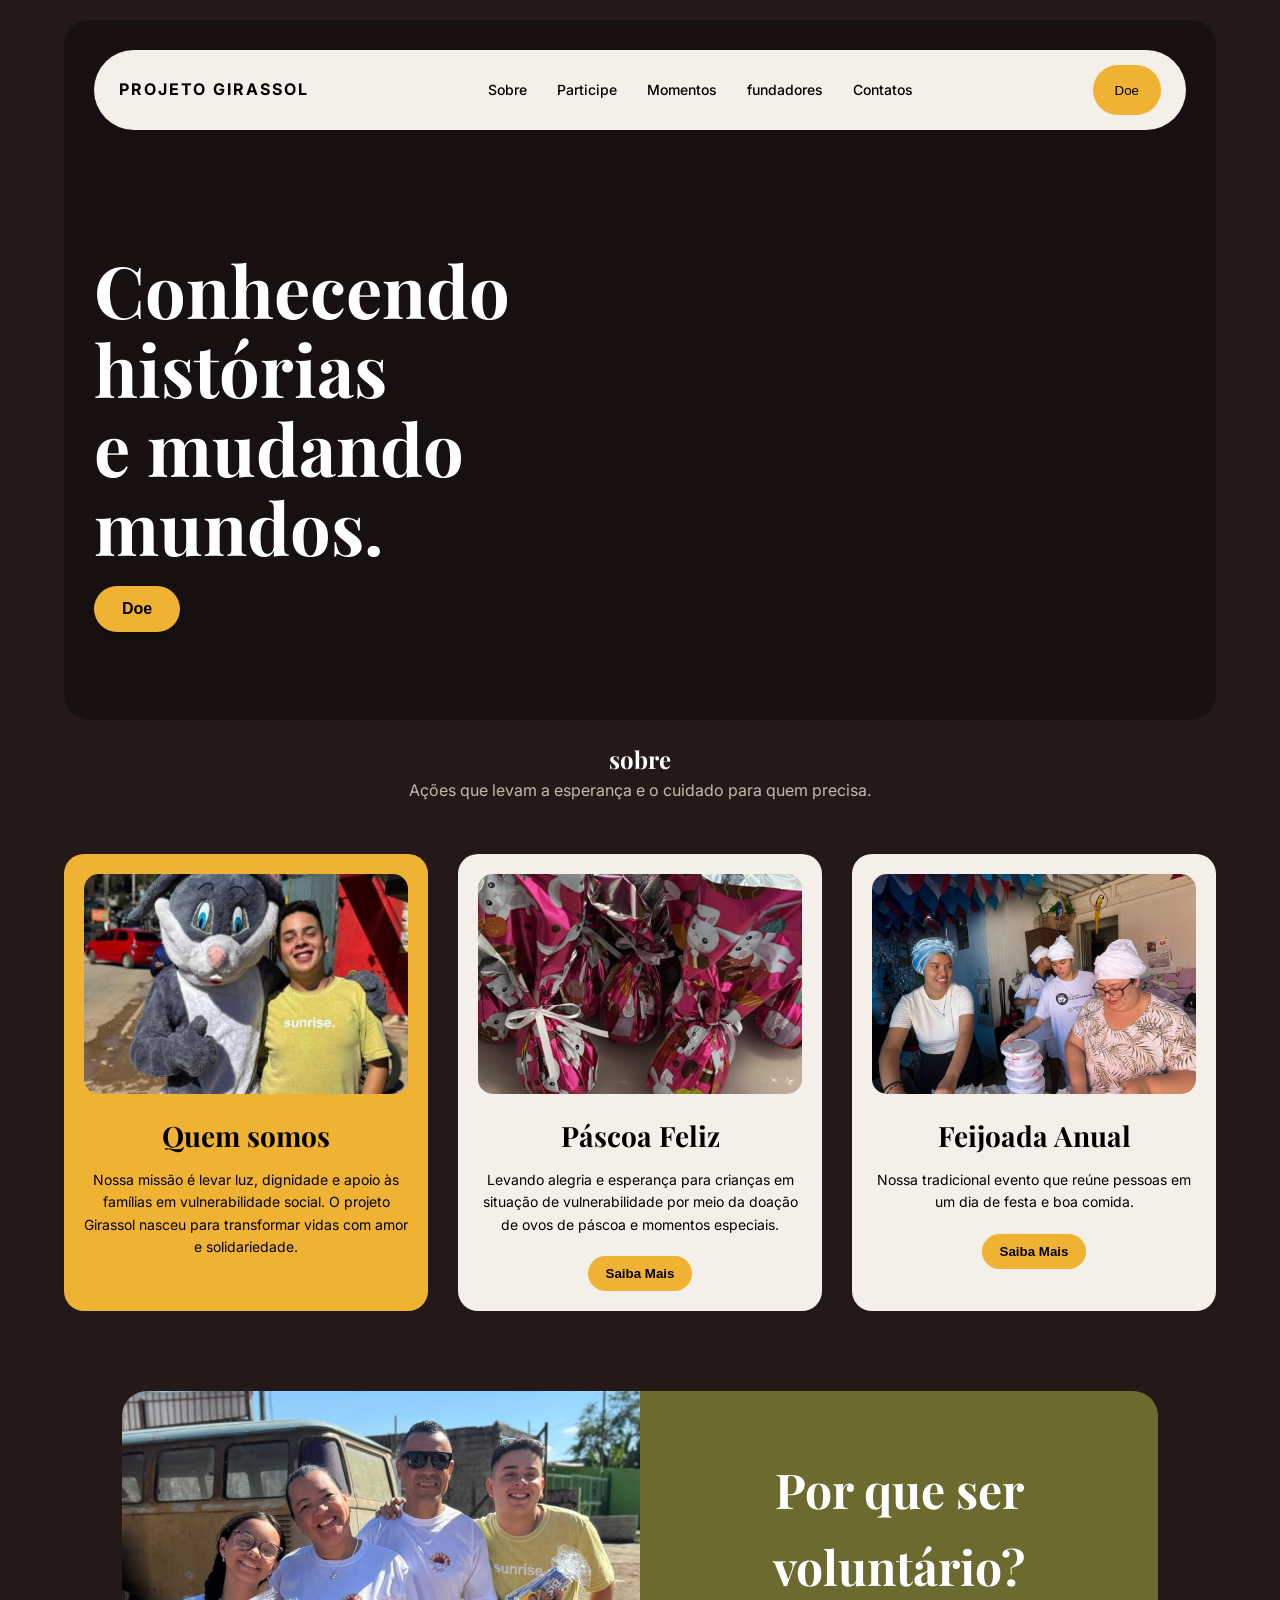
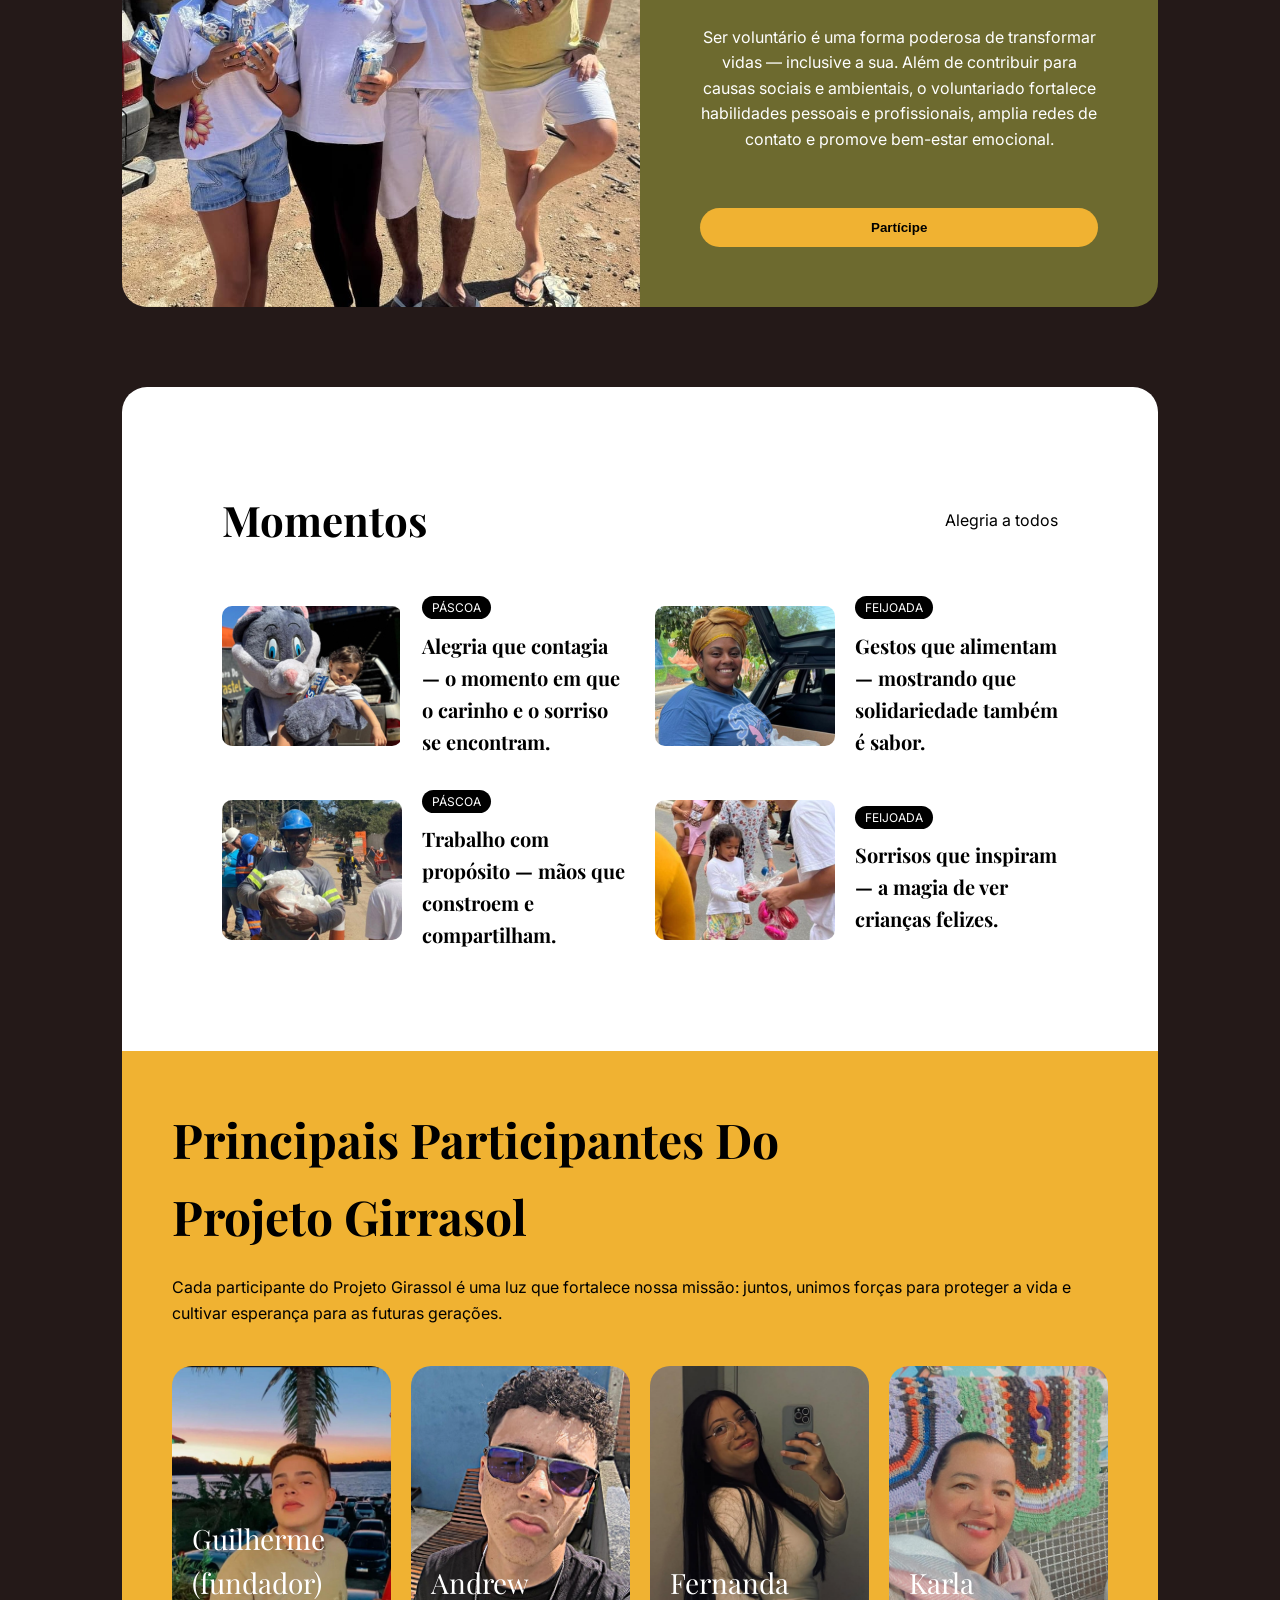
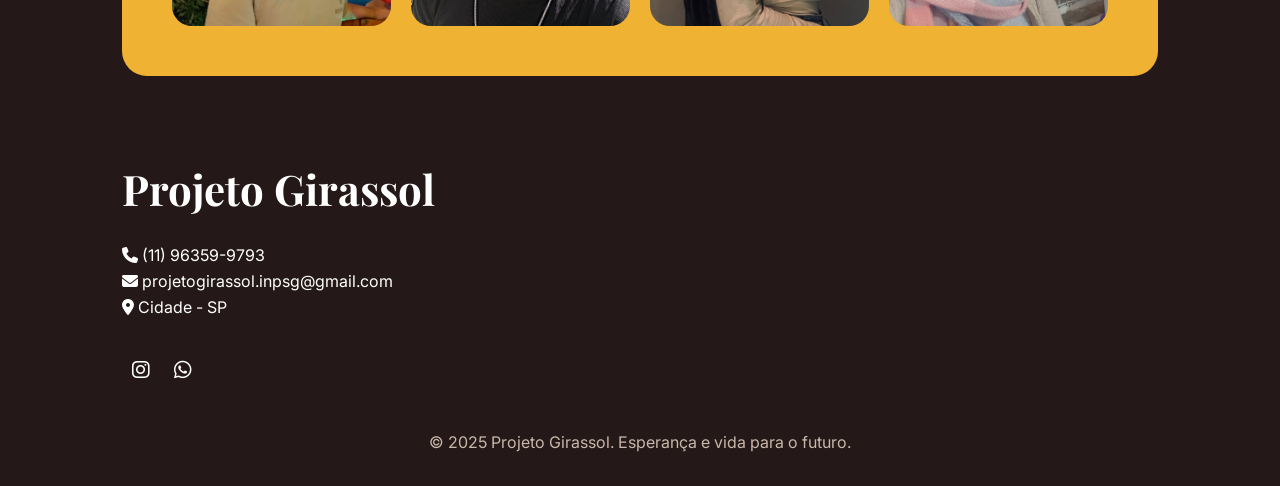
<file: index.html>
<!DOCTYPE html>
<html lang="pt-BR">
<head>
  <meta charset="UTF-8" />
  <meta name="viewport" content="width=device-width, initial-scale=1.0"/>
  <title>ONG girassol</title>
  <link rel="icon" type="image/png" href="./img/logo sb.png">
  <link rel="stylesheet" href="https://cdnjs.cloudflare.com/ajax/libs/font-awesome/6.5.0/css/all.min.css">
  <link rel="stylesheet" href="style.css">
</head>
<body>

  
 
  <header class="hero">
   <div>
     
          </div>
    <nav class="navbar">
      <div class="navbar1">
        
        <div class="logo">PROJETO GIRASSOL</div>
      </div>

      <ul class="menu">
        <li><a href="#linksobre">Sobre</a></li>
        <li><a href="#linkparticipe">Participe</a>
        <li><a href="#linkmomentos">Momentos</a></li>
        <li><a href="#linkfundadores">fundadores</a></li>
        <li><a href="#linkcontatos">Contatos</a></li>
      </ul>
       
        
        
       <div class="btn">
        <button onclick="mostrarLogin()">Doe</button>
       </div>
  <div id="overlay" onclick="fecharLogin()"></div>

  <div id="loginDiv">

    <h2>DOAÇÃO COM PIX</h2>
    <img src="./img/qrcode.jpeg"><br><br>
    <p>Aponte para sua câmera para o QR CODE<br>ou use nossa chave pix</p>
    <p><strong>44.484.709/0001-85</strong></p>
    <br><br>
    <div class="btn">
      <button onclick="fecharLogin()">Fechar</button>
    </div>
   
  </div>
  
     
        
      <div class="menu-mobile">
        ☰
      </div>
    </nav>

    <div class="hero-content">
      <h1>
        Conhecendo histórias<br>
        e mudando mundos.<br>
        
      </h1>
      
      <div class="btn2">
        <button onclick="mostrarLogin()">Doe</button>
      </div>
  
    </div>
      
      
  
    </div>
   
  </header>

  <section class="sobre" id="linksobre" >
    
  
    <h2>sobre</h2>
    <p class="subtitle">
      Ações que levam a esperança e o cuidado para quem precisa.
    </p>

    <div class="cards">

      <div class="card active">
        <img src="./img/img8.jpeg" alt="">
        <h3>Quem somos</h3>
        <p>
          Nossa missão é levar luz, dignidade e apoio às famílias em vulnerabilidade social. O projeto Girassol nasceu para transformar vidas com amor e solidariedade.
        </p>
      </div>

      <div class="card">
        <img src="./img/pascoafeliz.jpeg" alt="">
        <h3>Páscoa Feliz</h3>
        <p>
          Levando alegria e esperança para crianças em situação de vulnerabilidade por meio da doação de ovos de páscoa e momentos especiais.
        </p>
        <a href="pascoa.html">
          <button class="btn small">Saiba Mais</button>
        </a>
      </div>

      <div class="card">
        <img src="./img/feijoadaanual.jpeg" alt="">
        <h3>Feijoada Anual</h3>
        <p>
          Nossa tradicional evento que reúne pessoas em um dia de festa e boa comida.
        </p>
        <a href="feijoada.html">
          <button class="btn small">Saiba Mais</button>
        </a>
      </div>

    </div>
   

  <section class="about" id="linkparticipe">

    <div class="about-image">
  </div>

    <div class="about-content">
      <h2>
        Por que ser voluntário?
      </h2>

      <p>Ser voluntário é uma forma poderosa de transformar vidas — inclusive a sua. Além de contribuir para causas sociais e ambientais, o voluntariado fortalece habilidades pessoais e profissionais, amplia redes de contato e promove bem-estar emocional. </p>
        <br>
      
      <a href="https://wa.me/5511963599793" target="_blank">
        <button class="btn">Partícipe</button>
      </a>
    </div>
  
    
  </section>

  <section class="news" id="linkmomentos">

    <div class="news-header">
      <h2>Momentos</h2>
      <a href="#">Alegria a todos</a>
    </div>

    <div class="news-grid">

      <article class="news-item">
        <img src="./img/img5.png" alt="">
        <div class="newss">
          <span>PÁSCOA</span>
          <h3>Alegria que contagia — o momento em que o carinho e o sorriso se encontram.</h3>
        </div>
      </article>

      <article class="news-item">
        <img src="./img/img4.png" alt="">
        <div class="newss">
          <span>FEIJOADA</span>
          <h3>Gestos que alimentam — mostrando que solidariedade também é sabor.</h3>
        </div>
      </article>

      <article class="news-item">
        <img src="./img/img9.png" alt="">
        <div class="newss">
          <span>PÁSCOA</span>
          <h3>Trabalho com propósito — mãos que constroem e compartilham.</h3>
        </div>
      </article>

      <article class="news-item">
        <img src="./img/img7.png" alt="">
        <div class="newss">
          <span>FEIJOADA</span>
          <h3>Sorrisos que inspiram — a magia de ver crianças felizes.</h3>
        </div>
      </article>

    </div>

  </section>

  
  <section class="categories" id="linkfundadores">
    

    <h2>Principais Participantes Do Projeto Girrasol</h2>

    <p>
     Cada participante do Projeto Girassol é uma luz que fortalece nossa missão: juntos, unimos forças para proteger a vida e cultivar esperança para as futuras gerações.
    </p>

    <div class="category-grid">

      <div class="category">
        <img src="./img/guilherme.jpeg" alt="">
        <span>Guilherme (fundador)</span>
      </div>

      <div class="category">
        <img src="./img/andrew.jpeg" alt="">
        <span>Andrew</span>
      </div>

      <div class="category">
        <img src="./img/fernanda.jpeg" alt="">
        <span>Fernanda</span>
      </div>

      <div class="category">
        <img src="./img/img11.jpeg" alt="">
        <span>Karla</span>
      </div>

    </div>
  </section>

  <footer class="footer" id="linkcontatos">

    <div class="newsletter">
      <h2>Projeto Girassol</h2>
      
              <!-- CONTATO -->
        <div class="footer-center">
            <p><i class="fa-solid fa-phone"></i> (11) 96359-9793</p>
            <p><i class="fa-solid fa-envelope"></i> projetogirassol.inpsg@gmail.com</p>
            <p><i class="fa-solid fa-location-dot"></i> Cidade - SP</p>
        </div>

        <!-- REDES -->
        <div class="footerl">
            <a href="https://www.instagram.com/projetogirassol.inpsg/" target="img"><i class="fa-brands fa-instagram"></i></a>
            <a href="https://wa.me/5511963599793" target="img"><i class="fa-brands fa-whatsapp"></i></a>
        </div>


    <div class="footer-bottom">
      <p>© 2025 Projeto Girassol. Esperança e vida para o futuro.</p>
    </div>

  </footer>

<script>


  const mobileButton = document.querySelector('.menu-mobile');
  const menu = document.querySelector('.menu');

  mobileButton.addEventListener('click', () => {
    menu.classList.toggle('active');
  });



  const cards = document.querySelectorAll(
    '.card, .news-item, .category, .about-content'
  );

  const observer = new IntersectionObserver((entries) => {

    entries.forEach((entry) => {

      if(entry.isIntersecting){
        entry.target.classList.add('show');
      }

    });

  }, {
    threshold: 0.2
  });

  cards.forEach((card) => {
    observer.observe(card);
  });


  const buttons = document.querySelectorAll('.btn');

  buttons.forEach((button) => {

    button.addEventListener('mouseenter', () => {
      button.style.transform = 'scale(1.05)';
    });

    button.addEventListener('mouseleave', () => {
      button.style.transform = 'scale(1)';
    });

  });
    
    
    function mostrarLogin() {
      document.getElementById("loginDiv").style.display = "flex"; /* block */
      document.getElementById("overlay").style.display = "flex";
    }

    function fecharLogin() {
      document.getElementById("loginDiv").style.display = "none";
      document.getElementById("overlay").style.display = "none";
    }
  

</script>
</body>
</html>
</file>
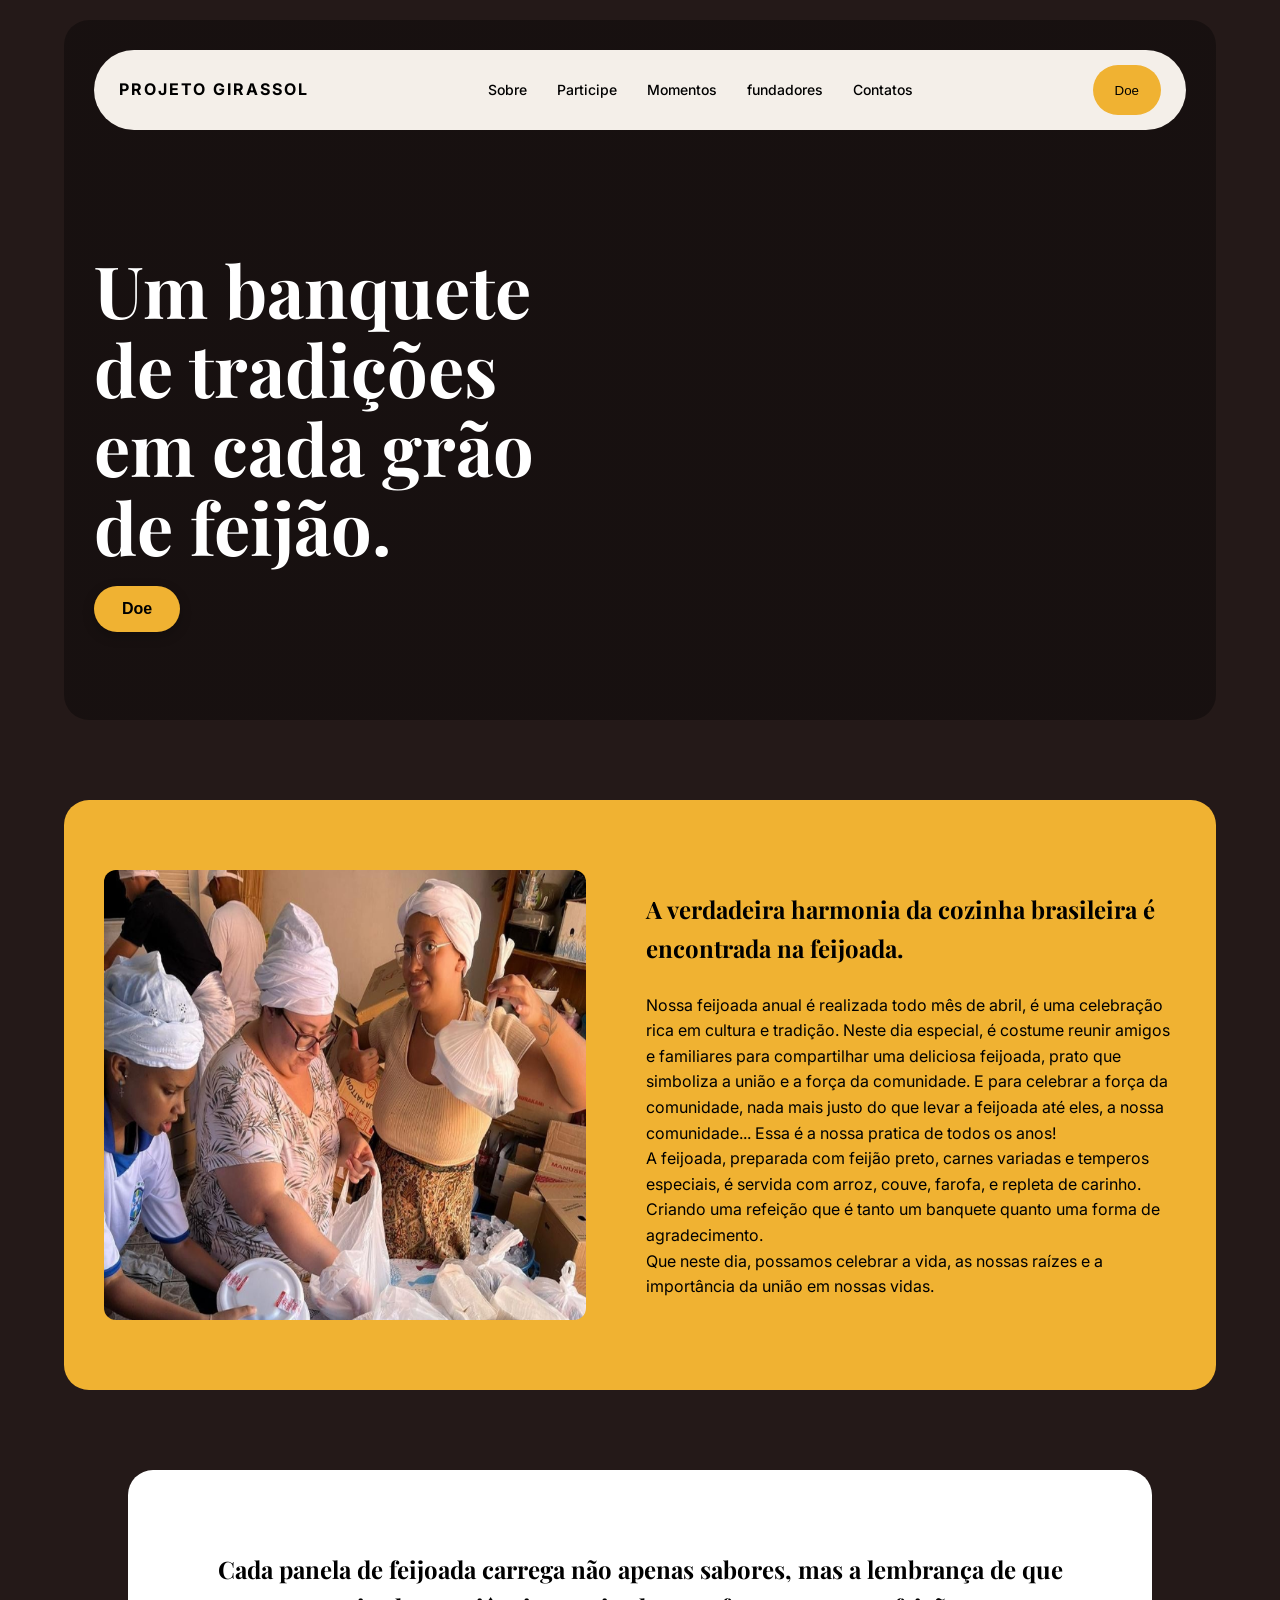
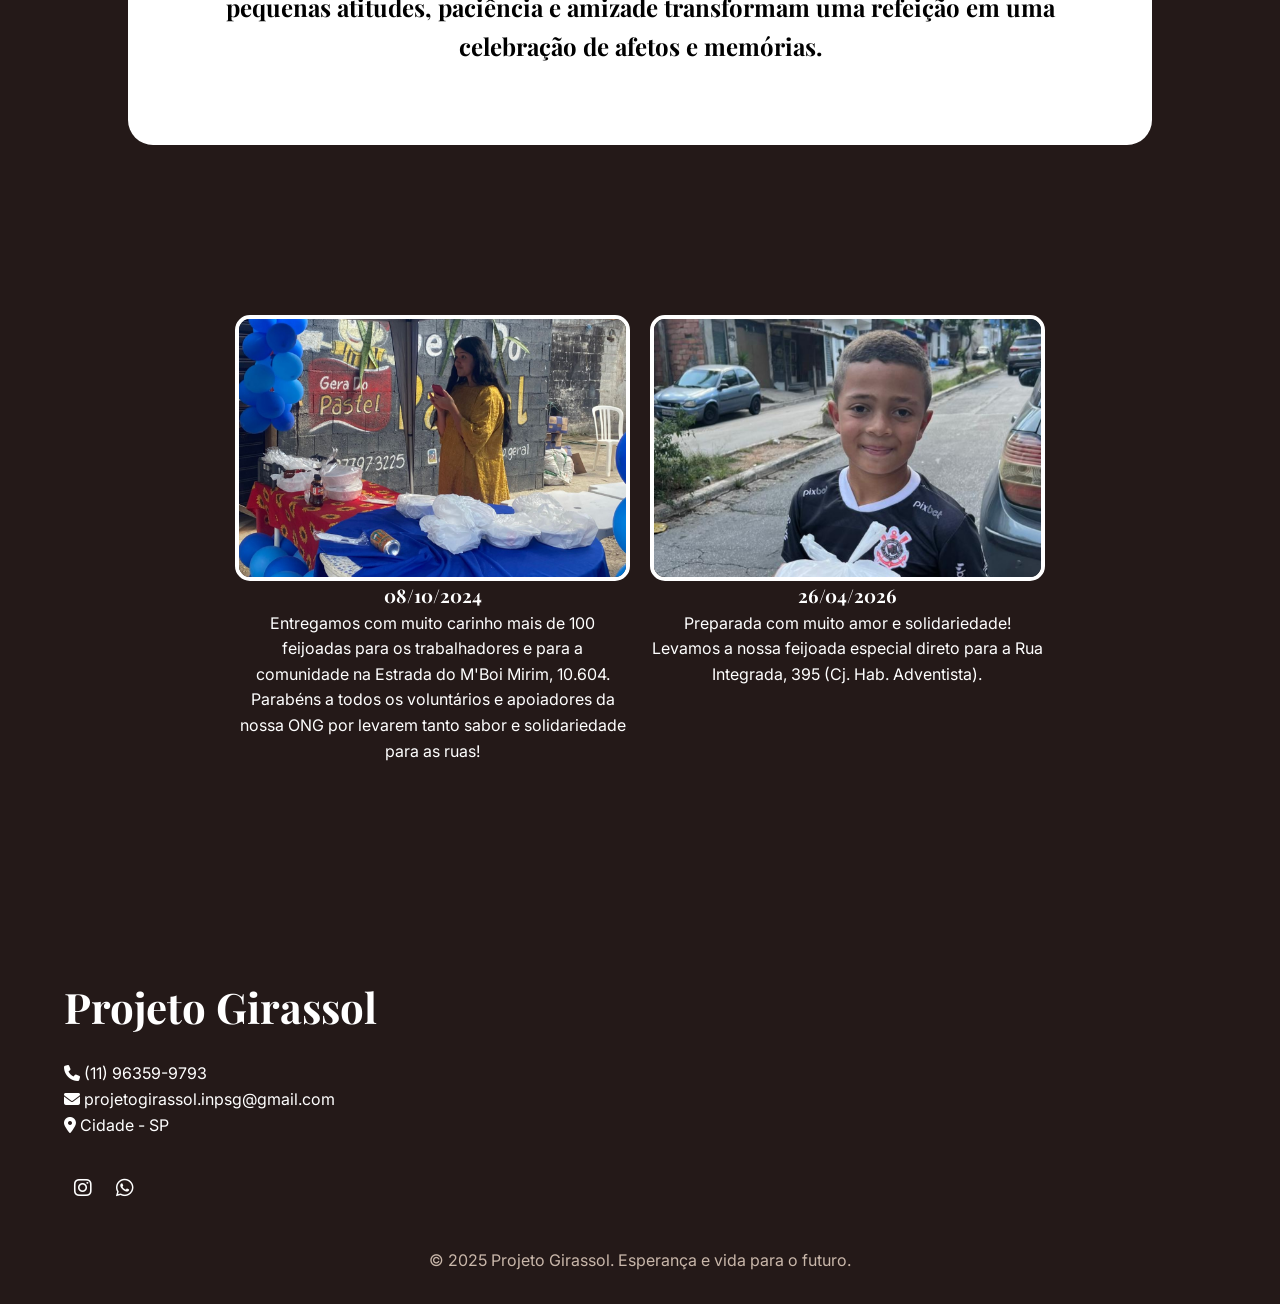
<file: feijoada.html>
<!DOCTYPE html>
<html lang="pt-BR">
<head>
    <meta charset="UTF-8">
    <meta name="viewport" content="width=device-width, initial-scale=1.0">
    <title>Feijoada Anual</title>
    <link rel="icon" type="image/png" href="./img/logo sb.png">
    <link rel="stylesheet" href="https://cdnjs.cloudflare.com/ajax/libs/font-awesome/6.5.0/css/all.min.css">
    <link rel="stylesheet" href="style.css">
</head>
<body>
    
      <header class="hero3">
   <div>
     
          </div>
    <nav class="navbar">
      <div class="navbar1">
        
        <div class="logo"><a href="./index.html">PROJETO GIRASSOL</a></div>
      </div>

      <ul class="menu">
        <li><a href="./index.html#linksobre">Sobre</a></li>
        <li><a href="./index.html#linkparticipe">Participe</a>
        <li><a href="./index.html#linkmomentos">Momentos</a></li>
        <li><a href="./index.html#linkfundadores">fundadores</a></li>
        <li><a href="#linkcontatos">Contatos</a></li>
      </ul>
       
        
        
       <div class="btn">
        <button onclick="mostrarLogin()">Doe</button>
       </div>
  <div id="overlay" onclick="fecharLogin()"></div>

  <div id="loginDiv">

   <h2>DOAÇÃO COM PIX</h2>
    <img src="./img/qrcode.jpeg"><br><br>
    <p>Aponte para sua câmera para o QR CODE<br>ou use nossa chave pix</p>
    <p><strong>44.484.709/0001-85</strong></p>
    <br><br>
    <div class="btn">
      <button onclick="fecharLogin()">Fechar</button>
   </div>
  </div>
  
     
        
      <div class="menu-mobile">
        ☰
      </div>
    </nav>

    <div class="hero-content">
      <h1>
        Um banquete de tradições em cada grão de feijão.
      </h1>
      
      <div class="btn2">
        <button onclick="mostrarLogin()">Doe</button>
      </div>
  
    </div>
    
  </header>


    <section class="produto">
        <div class="produto-card">
            <img src="./img/img10.png" ><br><br>
            <div class="conteudo">
             <h2>A verdadeira harmonia da cozinha brasileira é encontrada na feijoada.</h2>
             <br>
             <p>Nossa feijoada anual é realizada todo mês de abril, é uma celebração rica em cultura e tradição. Neste dia especial, é costume reunir amigos e familiares para compartilhar uma deliciosa feijoada, prato que simboliza a união e a força da comunidade. E para celebrar a força da comunidade, nada mais justo do que levar a feijoada até eles, a nossa comunidade... Essa é a nossa pratica de todos os anos! <br>
              A feijoada, preparada com feijão preto, carnes variadas e temperos especiais, é servida com arroz, couve, farofa, e repleta de carinho. Criando uma refeição que é tanto um banquete quanto uma forma de agradecimento.<br>
              Que neste dia, possamos celebrar a vida, as nossas raízes e a importância da união em nossas vidas.</p>
            </div>
        </div>
    </section>


    <section class="banner">
        <h2>
          Cada panela de feijoada carrega não apenas sabores, mas a lembrança de que pequenas atitudes, paciência e amizade transformam uma refeição em uma celebração de afetos e memórias.
        </h2>
    </section>

    <section class="banner1">
    <section class="passos">
        <div class="steps">
          
            <div class="step1">
              <div class="step">
                <img src="./img/img13.png">
              </div>
                <h3>08/10/2024</h3>
                <p>Entregamos com muito carinho mais de 100 feijoadas para os trabalhadores e para a comunidade na Estrada do M'Boi Mirim, 10.604.
                Parabéns a todos os voluntários e apoiadores da nossa ONG por levarem tanto sabor e solidariedade para as ruas!</p>
            </div>
          
            <div class="step1">
              <div class="step">
                <img src="./img/img12.png" >
              </div>
                <h3>26/04/2026</h3>
                <p>Preparada com muito amor e solidariedade! Levamos a nossa feijoada especial direto para a Rua Integrada, 395 (Cj. Hab. Adventista).</p> 
              </div>
        </div>
    </section>
    </section>

    
    
  <footer class="footer" id="linkcontatos">

    <div class="newsletter">
      <h2>Projeto Girassol</h2>
      
              
        <div class="footer-center">
            <p><i class="fa-solid fa-phone"></i> (11) 96359-9793</p>
            <p><i class="fa-solid fa-envelope"></i> projetogirassol.inpsg@gmail.com</p>
            <p><i class="fa-solid fa-location-dot"></i> Cidade - SP</p>
        </div>


        <div class="footerl">
            <a href="https://www.instagram.com/projetogirassol.inpsg/" target="img"><i class="fa-brands fa-instagram"></i></a>
            <a href="https://wa.me/5511963599793" target="_blank"><i class="fa-brands fa-whatsapp"></i></a>
        </div>


    <div class="footer-bottom">
      <p>© 2025 Projeto Girassol. Esperança e vida para o futuro.</p>
    </div>

  </footer>
  
  <script>


  const mobileButton = document.querySelector('.menu-mobile');
  const menu = document.querySelector('.menu');

  mobileButton.addEventListener('click', () => {
    menu.classList.toggle('active');
  });
  
  const buttons = document.querySelectorAll('.btn');

  buttons.forEach((button) => {

    button.addEventListener('mouseenter', () => {
      button.style.transform = 'scale(1.05)';
    });

    button.addEventListener('mouseleave', () => {
      button.style.transform = 'scale(1)';
    });

  });

  function mostrarLogin() {
      document.getElementById("loginDiv").style.display = "flex"; /* block */
      document.getElementById("overlay").style.display = "flex";
    }

    function fecharLogin() {
      document.getElementById("loginDiv").style.display = "none";
      document.getElementById("overlay").style.display = "none";
    }
  
  </script>
  
</body>
</html>
</file>
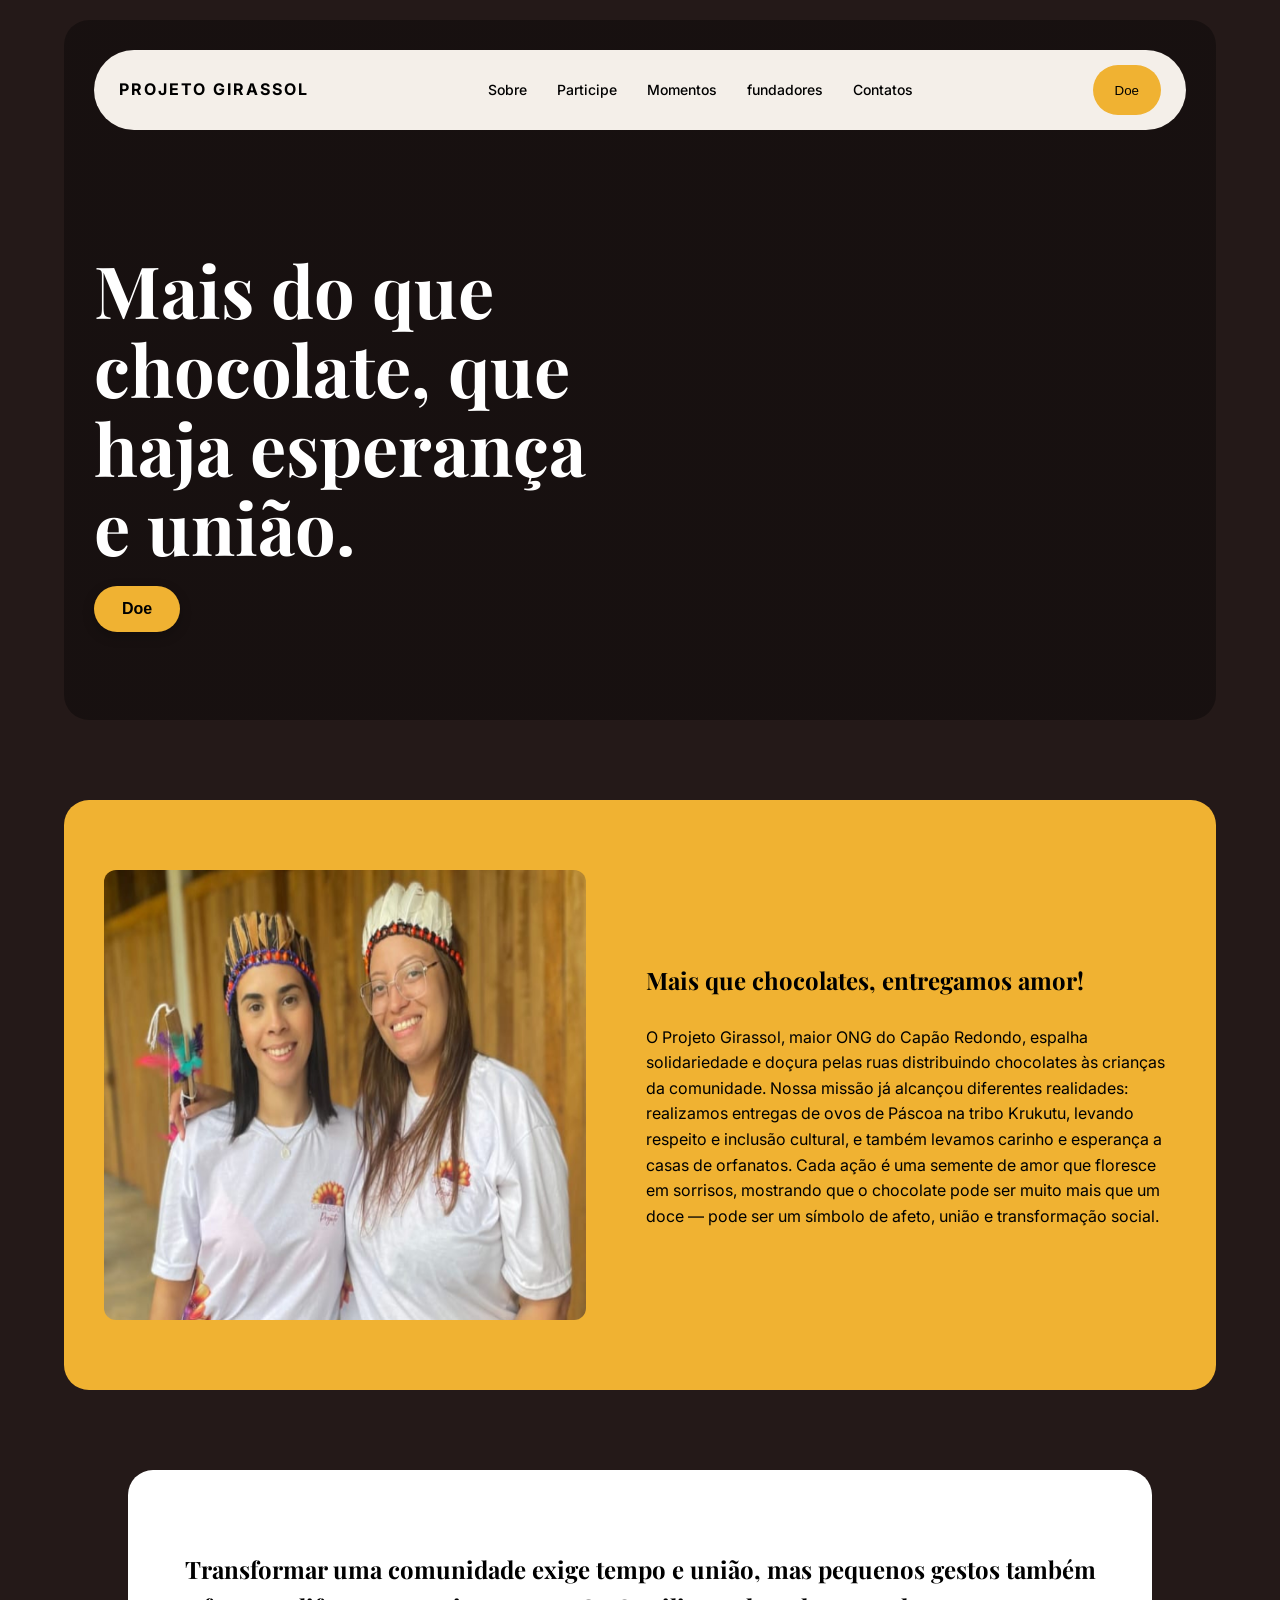
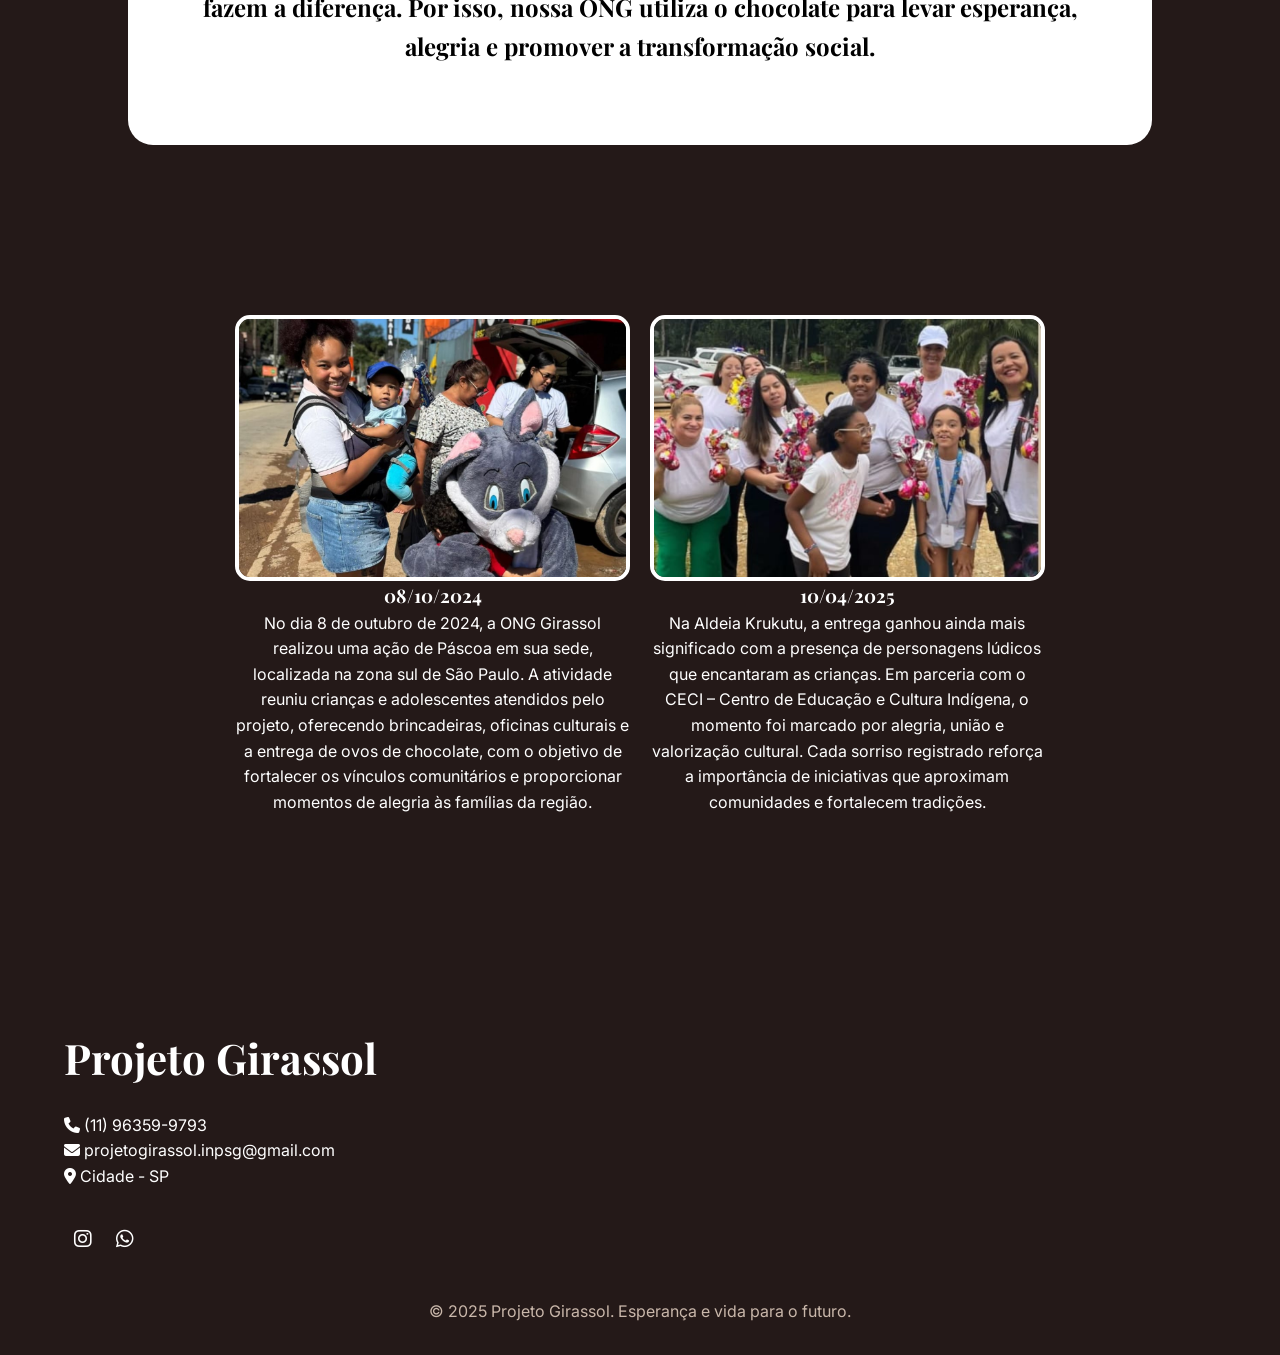
<file: pascoa.html>
<!DOCTYPE html>
<html lang="pt-BR">
<head>
    <meta charset="UTF-8">
    <meta name="viewport" content="width=device-width, initial-scale=1.0">
    <title>Páscoa Feliz</title>
    <link rel="icon" type="image/png" href="./img/logo sb.png">
    <link rel="stylesheet" href="https://cdnjs.cloudflare.com/ajax/libs/font-awesome/6.5.0/css/all.min.css">
    <link rel="stylesheet" href="style.css">
</head>
<body>
    
      <header class="hero2">
   <div>
     
          </div>
    <nav class="navbar">
      <div class="navbar1">
        
        <div class="logo"><a href="./index.html">PROJETO GIRASSOL</a></div>
      </div>

      <ul class="menu">
        <li><a href="./index.html#linksobre">Sobre</a></li>
        <li><a href="./index.html#linkparticipe">Participe</a>
        <li><a href="./index.html#linkmomentos">Momentos</a></li>
        <li><a href="./index.html#linkfundadores">fundadores</a></li>
        <li><a href="#linkcontatos">Contatos</a></li>
      </ul>
       
        
        
       <div class="btn">
        <button onclick="mostrarLogin()">Doe</button>
       </div>
  <div id="overlay" onclick="fecharLogin()"></div>

  <div id="loginDiv">

    <h2>DOAÇÃO COM PIX</h2>
    <img src="./img/qrcode.jpeg"><br><br>
    <p>Aponte para sua câmera para o QR CODE<br>ou use nossa chave pix</p>
    <p><strong>44.484.709/0001-85</strong></p>
    <br><br>
    <div class="btn">
      <button onclick="fecharLogin()">Fechar</button>
    </div>
   
  </div>
  
     
        
      <div class="menu-mobile">
        ☰
      </div>
    </nav>

    <div class="hero-content">
      <h1>
        Mais do que chocolate, que haja esperança e união.
      </h1>
      
      <div class="btn2">
        <button onclick="mostrarLogin()">Doe</button>
      </div>
  
    </div>
    
  </header>


    <section class="produto">
        <div class="produto-card">
            <img src="./img/img3.png" ><br><br>
            <div class="conteudo">
             <h2>Mais que chocolates, entregamos amor!</h2>
             <br>
             <p>O Projeto Girassol, maior ONG do Capão Redondo, espalha solidariedade e doçura pelas ruas distribuindo chocolates às crianças da comunidade. Nossa missão já alcançou diferentes realidades: realizamos entregas de ovos de Páscoa na tribo Krukutu, levando respeito e inclusão cultural, e também levamos carinho e esperança a casas de orfanatos. Cada ação é uma semente de amor que floresce em sorrisos, mostrando que o chocolate pode ser muito mais que um doce — pode ser um símbolo de afeto, união e transformação social.</p>
            
            </div>
        </div>
    </section>


    <section class="banner">
        <h2>Transformar uma comunidade exige tempo e união, mas pequenos gestos também fazem a diferença. Por isso, nossa ONG utiliza o chocolate para levar esperança, alegria e promover a transformação social.
        </h2>
    </section>

    <section class="banner1">
    <section class="passos">
        <div class="steps">
          
            <div class="step1">
              <div class="step">
                <img src="./img/img1.png">
              </div>
                <h3>08/10/2024</h3>
                <p>No dia 8 de outubro de 2024, a ONG Girassol realizou uma ação de Páscoa em sua sede, localizada na zona sul de São Paulo. A atividade reuniu crianças e adolescentes atendidos pelo projeto, oferecendo brincadeiras, oficinas culturais e a entrega de ovos de chocolate, com o objetivo de fortalecer os vínculos comunitários e proporcionar momentos de alegria às famílias da região.</p>
            </div>
          
            <div class="step1">
              <div class="step">
                <img src="./img/img2.png" >
              </div>
                <h3>10/04/2025</h3>
                <p>Na Aldeia Krukutu, a entrega ganhou ainda mais significado com a presença de personagens lúdicos que encantaram as crianças. Em parceria com o CECI – Centro de Educação e Cultura Indígena, o momento foi marcado por alegria, união e valorização cultural. Cada sorriso registrado reforça a importância de iniciativas que aproximam comunidades e fortalecem tradições.</p> </div>
          
            
          
        </div>
    </section>
    </section>

    
    
  <footer class="footer" id="linkcontatos">

    <div class="newsletter">
      <h2>Projeto Girassol</h2>
      
              
        <div class="footer-center">
             <p><i class="fa-solid fa-phone"></i> (11) 96359-9793</p>
            <p><i class="fa-solid fa-envelope"></i> projetogirassol.inpsg@gmail.com</p>
            <p><i class="fa-solid fa-location-dot"></i> Cidade - SP</p>
        </div>


        <div class="footerl">
            <a href="https://www.instagram.com/projetogirassol.inpsg/" target="img"><i class="fa-brands fa-instagram"></i></a>
            <a href="https://wa.me/5511963599793" target="_blank"><i class="fa-brands fa-whatsapp"></i></a>
        </div>


    <div class="footer-bottom">
      <p>© 2025 Projeto Girassol. Esperança e vida para o futuro.</p>
    </div>

  </footer>
  
  <script>


  const mobileButton = document.querySelector('.menu-mobile');
  const menu = document.querySelector('.menu');

  mobileButton.addEventListener('click', () => {
    menu.classList.toggle('active');
  });
  
  const buttons = document.querySelectorAll('.btn');

  buttons.forEach((button) => {

    button.addEventListener('mouseenter', () => {
      button.style.transform = 'scale(1.05)';
    });

    button.addEventListener('mouseleave', () => {
      button.style.transform = 'scale(1)';
    });

  });

  function mostrarLogin() {
      document.getElementById("loginDiv").style.display = "flex"; /* block */
      document.getElementById("overlay").style.display = "flex";
    }

    function fecharLogin() {
      document.getElementById("loginDiv").style.display = "none";
      document.getElementById("overlay").style.display = "none";
    }
  
  </script>
  
</body>
</html>
</file>
<file: style.css>
@import url('https://fonts.googleapis.com/css2?family=Playfair+Display:wght@400;700&family=Inter:wght@300;400;500;600&display=swap');

*{
  margin:0;
  padding:0;
  box-sizing:border-box;
}

a {
    color: inherit;       
    text-decoration: none;
}

body{
  background:#241918;
  color:#fff;
  font-family:'Inter', sans-serif;
  line-height:1.6;
}

img{
  width:100%;
  display:block;
}

section{
  width:90%;
  max-width:1200px;
  margin:auto;
}

h1,h2,h3{
  font-family:'Playfair Display', serif;
}

.hero{
  width:90%;
  max-width:1200px;
  margin:20px auto;
  border-radius:25px;
  overflow:hidden;
  background:
    linear-gradient(rgba(0,0,0,.35), rgba(0,0,0,.35)),
    url('https://s2-globorural.glbimg.com/RAkhfy25JVjAr20S5KM4969Na2g=/0x0:1500x968/888x0/smart/filters:strip_icc()/i.s3.glbimg.com/v1/AUTH_afe5c125c3bb42f0b5ae633b58923923/internal_photos/bs/2023/y/H/os6P9WQBCsNhZUBEN40w/campo-de-girassol-2-.png')
    center/cover no-repeat;

  min-height:700px;
  position:relative;
  padding:30px;
}

.navbar{
  background:#f4efe9;
  border-radius:50px;
  padding:15px 25px;
  display:flex;
  align-items:center;
  justify-content:space-between;
  gap:20px;
}



.logo{
  color:#000;
  font-weight:700;
  letter-spacing:2px;
}

.logo a{
  color:#000;
  text-decoration: none;
}

.menu{
  display:flex;
  gap:30px;
  list-style:none;
}

.menu a{
  text-decoration:none;
  color:#000;
  font-size:14px;
  font-weight:500;
}

.menu a:hover{
  color: #525252;
}

.btn {
  background: #f0b232;
  border: none;
  padding:12px 22px;
  border-radius:30px;
  font-weight:600;
  cursor:pointer;
  transition:.3s;
}


.btn:hover{
  opacity:.85;
}


#loginDiv {
  display: none;
  flex-direction: column;
  align-items: center;
  position: fixed;

  top: 50%; /* 90% */
  left: 50%; 
  transform: translate(-50%, -50%);

  max-height: 90%;
  width: 400px;
  max-width: 90%;

  background: #ffffff;
  color: #333;

  padding: 30px;

  border-radius: 18px;

  box-shadow: 0 15px 35px rgba(0, 0, 0, 0.25);

  z-index: 1000;
  text-align: center;

  font-family: Arial, Helvetica, sans-serif;

  animation: aparecer 0.3s ease;
}

#loginDiv img{
  max-width: 50%;
}

@keyframes aparecer {
  from {
    opacity: 0;
    transform: translate(-50%, -60%);
  }
  to {
    opacity: 1;
    transform: translate(-50%, -50%);
  }
}


#overlay {
  display: none;
  position: fixed;
  top: 0; left: 0;
  width: 100%; height: 100%;
  background: rgba(0,0,0,0.5);
  z-index: 999;
}

button {
  outline: none;       
  border: none; 
  background:#f0b232;
}

.hero-content{
  max-width:500px;
  margin-top:120px;
}

.hero-content h1{
  font-size:72px;
  line-height:1.1;
  margin-bottom:20px;
}

.hero-content p{
  margin-bottom:25px;
  color:#e4e4e4;
}

.menu-mobile{
  display:none;
  color:#000;
  font-size:28px;
  cursor:pointer;
}

/* PROJECTS */

.projects{
  padding:80px 0;
  text-align:center;
}

.projects h2{
  font-size:48px;
  margin-bottom:10px;
}
.sobre{
  text-align: center;
}

.subtitle{
  color:#c9b7aa;
  max-width:700px;
  margin:0 auto 50px;
}

.cards{
  display:grid;
  grid-template-columns:repeat(3,1fr);
  gap:30px;
}

.card{
  background:#f4efe9;
  color:#000;
  border-radius:20px;
  padding:20px;
}

.card.active{
  background:#f0b232;
}

.card img{
  height:220px;
  object-fit:cover;
  border-radius:15px;
  margin-bottom:20px;
}

.card h3{
  font-size:28px;
  margin-bottom:10px;
}

.card p{
  font-size:14px;
  margin-bottom:20px;
}

.card span{
  display:block;
  margin-bottom:15px;
  font-weight:600;
}


.bar{
  width:70%;
  height:100%;
  background:#000;
}

.small{
  padding:10px 18px;
}

/* ABOUT */

.about{
  width:90%;
  max-width:1200px;
  margin:80px auto;
  display:grid;
  grid-template-columns:1fr 1fr;
  overflow:hidden;
  border-radius:25px;
}

.about-image{
  min-height:450px;
  background:url('./img/img6.jpeg')
  center/cover no-repeat;
}

.about-content{
  background:#6d6a2f;
  padding:60px;
  display:flex;
  flex-direction:column;
  justify-content:center;
}

/* botão participe */

.about-content a{
  display: flex;
  flex-direction: column;
  width: 100%;
  text-decoration: none;
}

.about-content h2{
  font-size:48px;
  margin-bottom:20px;
}

.about-content p{
  margin-bottom:30px;
}

.news{
  background:#fff;
  color:#000;
  padding: 100px;
  border-bottom: none;           
  border-top-left-radius: 25px;  
  border-top-right-radius: 25px; 
}

.news-header{
  display:flex;
  justify-content:space-between;
  align-items:center;
  margin-bottom:40px;
}

.news-header h2{
  font-size:42px;
}

.news-header a{
  color:#000;
  text-decoration:none;
}

.news-grid{
  display:grid;
  grid-template-columns:repeat(2,1fr);
  gap:30px;
}

.news-item{
  display:flex;
  gap:20px;
  align-items:center;
}

.news-item img{
  width:180px;
  height:140px;
  object-fit:cover;
  border-radius:10px;
}

.news-item span{
  background:#000;
  color:#fff;
  padding:4px 10px;
  font-size:12px;
  border-radius:20px;
  
}

.newss{
  text-align: left;
}

.news-item h3{
  margin-top:10px;
  font-size:20px; /* original 28px*/
}

/* CATEGORY */

.categories {
  background: #f0b232;
  color: #000;
  padding: 50px;
  border-top: none;       
  border-bottom-left-radius: 25px;
  border-bottom-right-radius: 25px;
}


.categories h2{
  font-size:48px;
  max-width:700px;
  text-align: left;
}

.categories p{
  margin:20px 0 40px;
  text-align: left;
}

.category-grid{
  display:grid;
  grid-template-columns:repeat(4,1fr);
  gap:20px;
}

.category{
  position:relative;
  overflow:hidden;
  border-radius:20px;
}

.category img{
  height:260px;
  object-fit:cover;
}

.category span{
  position:absolute;
  bottom:20px;
  
  color:#fff;
  font-size:28px;
  font-family:'Playfair Display', serif;
  text-align: left;
  left:20px;
}


.footer{
  width:90%;
  max-width:1200px;
  margin:80px auto 30px;
  text-align: left;
}

.newsletter h2{
  font-size:42px;
  margin-bottom:20px;
}


.footer-bottom{
  margin-top:40px;
  display: flex;
  align-items: center;
  flex-direction: column;
  color:#c9b7aa;
}

.footerl i {
    font-size: 20px;
    background: var(--brow);
    color: var(--green);
    padding: 10px;
    margin-top: 30px;
    
}

/*pascoa*/

.hero2{
  width:90%;
  max-width:1200px;
  margin:20px auto;
  border-radius:25px;
  overflow:hidden;
  background:
    linear-gradient(rgba(0,0,0,.35), rgba(0,0,0,.35)),
    url('https://images.unsplash.com/photo-1680703216910-76c6331b235f?q=80&w=870&auto=format&fit=crop&ixlib=rb-4.1.0&ixid=M3wxMjA3fDB8MHxwaG90by1wYWdlfHx8fGVufDB8fHx8fA%3D%3D')
    center/cover no-repeat;

  min-height:700px;
  position:relative;
  padding:30px;
}

/* feijoada */

.hero3{
  width:90%;
  max-width:1200px;
  margin:20px auto;
  border-radius:25px;
  overflow:hidden;
  background:
    linear-gradient(rgba(0,0,0,.35), rgba(0,0,0,.35)),
    url('https://images.pexels.com/photos/34195320/pexels-photo-34195320.jpeg')
    center/cover no-repeat;

  min-height:700px;
  position:relative;
  padding:30px;
}

@media(max-width:992px){

  .cards,
  .category-grid,
  .news-grid,
  .about{
    grid-template-columns:1fr;
  }

  .hero-content h1{
    font-size:54px;
  }

  .about-content{
    padding:40px;
  }

  .categories h2,
  .projects h2,
  .news-header h2,
  .about-content h2{
    font-size:38px;
  }
}

@media(max-width:768px){

  .menu{
    display:none;
  }

  .menu-mobile{
    display:block;
  }

  .navbar{
    padding:15px 20px;
  }

  .hero{
    min-height:600px;
    padding:20px;
  }

  .hero-content{
    margin-top:80px;
  }

  .hero-content h1{
    font-size:42px;
  }

  .hero-content p{
    font-size:14px;
  }

  .news{
    padding:30px 20px;
  }

  .news-item{
    flex-direction:column;
    align-items:flex-start;
  }

  .news-item img{
    width:100%;
    height:220px;
  }

  .subscribe{
    flex-direction:column;
  }

  .category img{
    height:220px;
  }
}

@media(max-width:480px){

  .hero-content h1{
    font-size:34px;
  }

  .projects h2,
  .about-content h2,
  .categories h2,
  .news-header h2,
  .newsletter h2{
    font-size:30px;
  }

  .card h3,
  .news-item h3{
    font-size:24px;
  }

  .about-content{
    padding:30px 20px;
  }

  .categories,
  .news{
    padding:30px 20px;
  }
}


.menu.active{
  display:flex;
  flex-direction:column;
  position:absolute;
  top:90px;
  left:20px;
  right:20px;
  background:#f4efe9;
  padding:20px;
  border-radius:20px;
  z-index:1000;
}

.menu.active a{
  color:#000;
}


.card,
.news-item,
.category,
.about-content{
  opacity:0;
  transform:translateY(40px);
  transition:all .8s ease;
}

.card.show,
.news-item.show,
.category.show,
.about-content.show{
  opacity:1;
  transform:translateY(0);
}


.btn{
  transition:all .3s ease;
}

.produto {
  background-color: #f0b232;
  border-radius: 25px;
  padding: 50px 20px;
  margin-top: 80px;
}

.produto-card {
  padding: 50px 20px;
  color: #000;
  display: block; /* padrão em telas pequenas */
}

.produto-card img {
  min-height: 450px;
  border-radius: 15px;
}

/* Ajuste para telas grandes */
@media (min-width: 1024px) {
  .produto-card {
    display: flex;
    align-items: center;
    justify-content: space-between;

    max-width: 1200px;
    margin: 0 auto;
    padding: 20px;

    gap: 30px;
  }

  .produto-card img {
    width: 45%;
    max-width: 500px;
    height: auto;

    border-radius: 12px;

    transition: transform 0.3s ease;
  }

  .produto-card img:hover {
    transform: scale(1.03);
  }

  .produto-card .conteudo {
    flex: 1;
    text-align: left;
  }
}

.banner {
  background-color: #fff;
  margin-top: 80px;
  padding: 50px 50px;
  text-align: center;
  color: #000;

 border-radius: 25px;
}


.banner1 {
  border-radius: 25px;
  padding: 50px 20px;
  text-align: center;
}


@media (min-width: 1024px) {
  .banner {
    width: 80%;
  
    padding: 80px 40px;
  }

  .banner1 {
    width: 80%;

    padding: 80px 40px;
  }
}

/* Seção de Passos */
.passos {
    padding: 50px 20px;
    text-align: center;
    margin-top: 40px;
}

.passos img{
  border: 4px solid #fff;
  border-radius: 15px;
}

/* Container dos steps */
.steps {
    display: flex;
    gap: 20px; /* espaço entre as divs */

}

/* Cada step */
/* Celular: uma embaixo da outra */
.steps {
    display: flex;
    flex-direction: column;
    gap: 20px;
}

/* Computador: 3 lado a lado */
@media (min-width: 1024px) {
    .steps {
        flex-direction: row;
    }

    .step1 {
        flex: 1;
    }
}

.step:hover {
    transform: translateY(-5px);
}

/* Imagens dos steps */
.step img {
    width: 100%;
}

/* Títulos e textos */
.step h3 {
    font-size: 1.4em;
    color: #b22222;
    margin-bottom: 15px;
}

.step p {
    font-size: 1em;
    color: #333;
}

.btn2 button {
  background: #f0b232;
  color: #000;
  font-weight: 600;
  padding: 14px 28px;
  border-radius: 30px;
  border: none;
  cursor: pointer;
  transition: all 0.3s ease;
  font-size: 16px;
  box-shadow: 0 4px 12px rgba(0,0,0,0.25);
}

.btn2 button:hover {
  opacity: 0.9;
  transform: scale(1.05);
}
</file>
